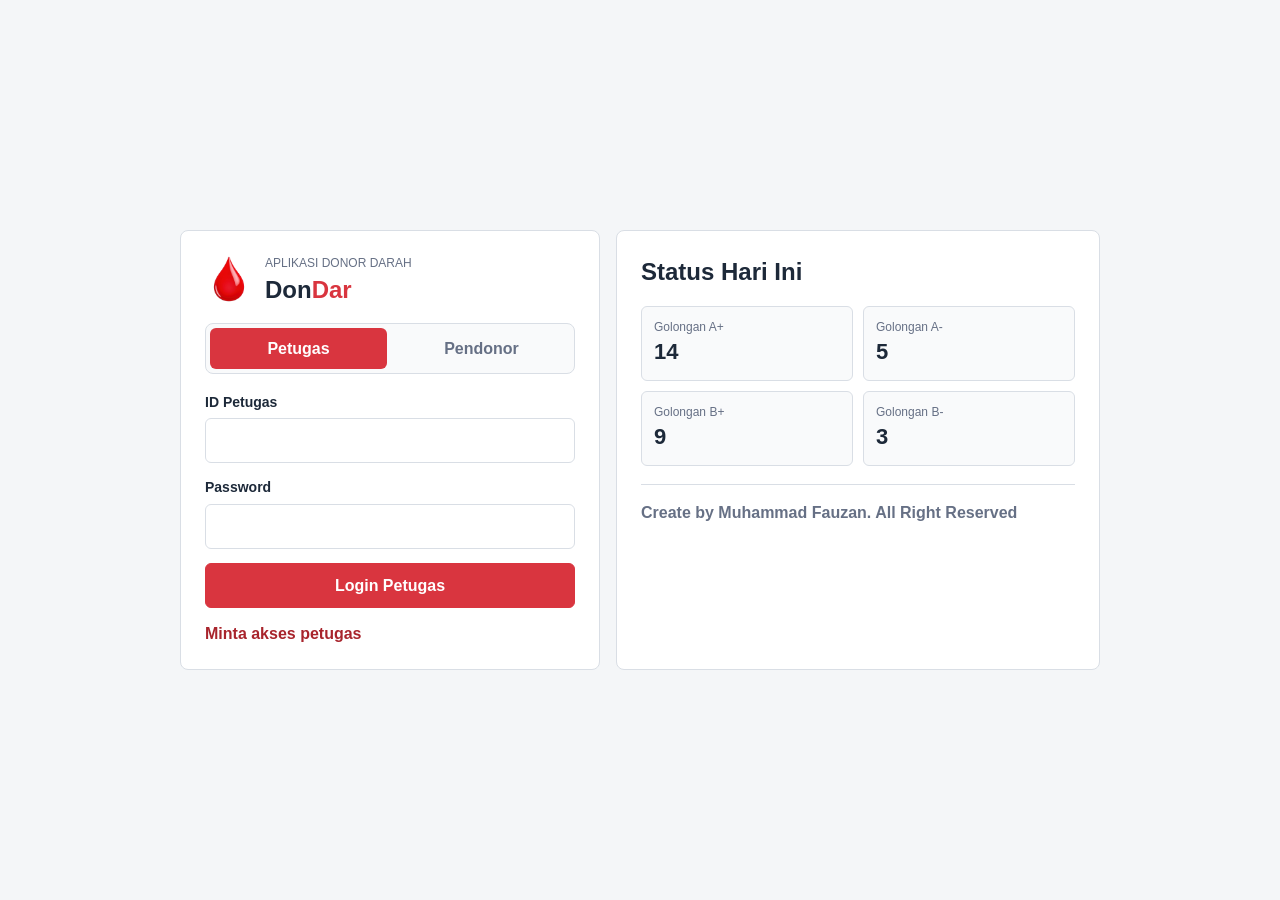
<file: index.html>
<!DOCTYPE html>
<html lang="id">
<head>
    <meta charset="UTF-8">
    <meta name="viewport" content="width=device-width, initial-scale=1.0">
    <title>Masuk - DonDar</title>
    <link rel="icon" href="assets/images/logodondar.png">
    <link rel="stylesheet" href="assets/css/main.css">
    <script src="assets/js/core/database.js" defer></script>
    <script src="assets/js/core/ui.js" defer></script>
    <script src="assets/js/core/session.js" defer></script>
    <script src="assets/js/pages/login.js" defer></script>
</head>
<body class="auth-page">
    <main class="auth-layout">
        <section class="auth-card" aria-labelledby="login-title">
            <div class="brand">
                <img src="assets/images/logodondar.png" alt="Logo DonDar">
                <div>
                    <p class="eyebrow">Aplikasi Donor Darah</p>
                    <h1 id="login-title">Don<span>Dar</span></h1>
                </div>
            </div>

            <div class="role-switch" aria-label="Pilih role login">
                <button class="active" type="button" data-role="petugas">Petugas</button>
                <button type="button" data-role="pendonor">Pendonor</button>
            </div>

            <form class="form-stack" id="form-petugas" novalidate>
                <div class="field">
                    <label for="id-petugas">ID Petugas</label>
                    <input id="id-petugas" name="idPetugas" type="text" autocomplete="username">
                </div>
                <div class="field">
                    <label for="password-petugas">Password</label>
                    <input id="password-petugas" name="password" type="password" autocomplete="current-password">
                </div>
                <button class="btn primary" type="submit">Login Petugas</button>
                <a class="text-link" href="pages/auth/minta-akses.html">Minta akses petugas</a>
            </form>

            <form class="form-stack" id="form-pendonor" hidden novalidate>
                <div class="field">
                    <label for="nohp-pendonor">No. HP</label>
                    <input id="nohp-pendonor" name="nohp" type="tel" autocomplete="tel">
                </div>
                <div class="field">
                    <label for="password-pendonor">Password</label>
                    <input id="password-pendonor" name="password" type="password" autocomplete="current-password">
                </div>
                <button class="btn primary" type="submit">Login Pendonor</button>
                <div class="link-row">
                    <a class="text-link" href="pages/auth/daftar.html">Daftar baru</a>
                    <a class="text-link" href="pages/auth/lupa-password.html">Lupa password</a>
                </div>
            </form>
        </section>

        <aside class="info-panel" aria-label="Informasi ringkas DonDar">
            <h2>Status Hari Ini</h2>
            <div class="summary-list" id="login-stock-list"></div>
            <div class="simple-note">
                <strong>Create by Muhammad Fauzan. All Right Reserved</strong>
            </div>
        </aside>
    </main>
</body>
</html>
</file>
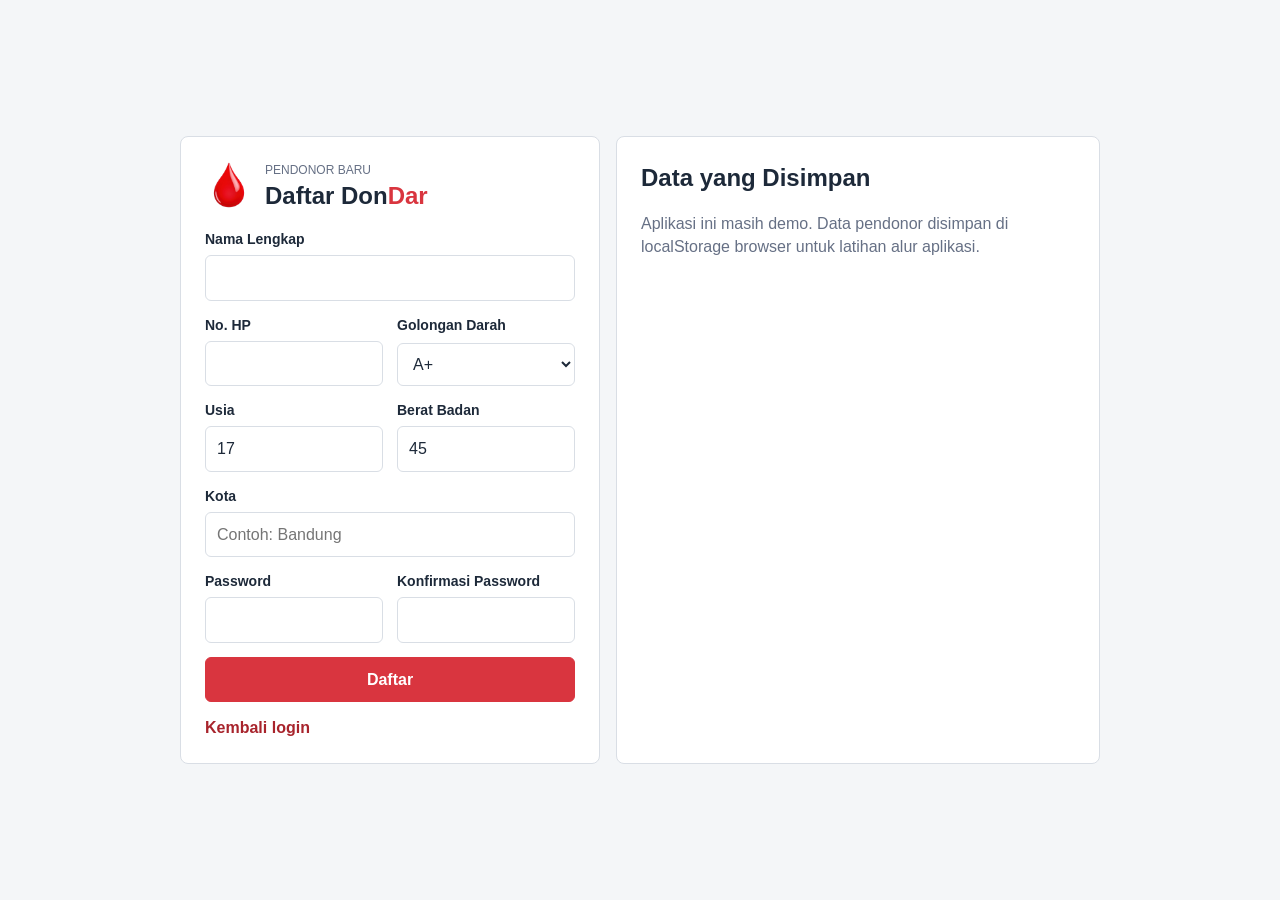
<file: pages/auth/daftar.html>
<!DOCTYPE html>
<html lang="id">
<head>
    <meta charset="UTF-8">
    <meta name="viewport" content="width=device-width, initial-scale=1.0">
    <title>Daftar Pendonor - DonDar</title>
    <link rel="stylesheet" href="../../assets/css/main.css">
    <script src="../../assets/js/core/database.js" defer></script>
    <script src="../../assets/js/core/ui.js" defer></script>
    <script src="../../assets/js/pages/daftar.js" defer></script>
</head>
<body class="auth-page">
    <main class="auth-layout">
        <section class="auth-card" aria-labelledby="title-daftar">
            <div class="brand">
                <img src="../../assets/images/logodondar.png" alt="Logo DonDar">
                <div>
                    <p class="eyebrow">Pendonor Baru</p>
                    <h1 id="title-daftar">Daftar Don<span>Dar</span></h1>
                </div>
            </div>

            <form class="form-stack" id="form-daftar" novalidate>
                <div class="two-column-form">
                    <div class="field full">
                        <label for="nama">Nama Lengkap</label>
                        <input id="nama" type="text" autocomplete="name">
                    </div>
                    <div class="field">
                        <label for="nohp">No. HP</label>
                        <input id="nohp" type="tel" autocomplete="tel">
                    </div>
                    <div class="field">
                        <label for="golongan">Golongan Darah</label>
                        <select id="golongan">
                            <option>A+</option>
                            <option>A-</option>
                            <option>B+</option>
                            <option>B-</option>
                            <option>AB+</option>
                            <option>AB-</option>
                            <option>O+</option>
                            <option>O-</option>
                        </select>
                    </div>
                    <div class="field">
                        <label for="usia">Usia</label>
                        <input id="usia" type="number" min="17" value="17">
                    </div>
                    <div class="field">
                        <label for="berat">Berat Badan</label>
                        <input id="berat" type="number" min="40" value="45">
                    </div>
                    <div class="field full">
                        <label for="kota">Kota</label>
                        <input id="kota" type="text" placeholder="Contoh: Bandung">
                    </div>
                    <div class="field">
                        <label for="password">Password</label>
                        <input id="password" type="password" autocomplete="new-password">
                    </div>
                    <div class="field">
                        <label for="konfirmasi">Konfirmasi Password</label>
                        <input id="konfirmasi" type="password" autocomplete="new-password">
                    </div>
                </div>
                <button class="btn primary" type="submit">Daftar</button>
                <a class="text-link" href="../../index.html">Kembali login</a>
            </form>
        </section>

        <aside class="info-panel">
            <h2>Data yang Disimpan</h2>
            <p class="muted">Aplikasi ini masih demo. Data pendonor disimpan di localStorage browser untuk latihan alur aplikasi.</p>
        </aside>
    </main>
</body>
</html>
</file>
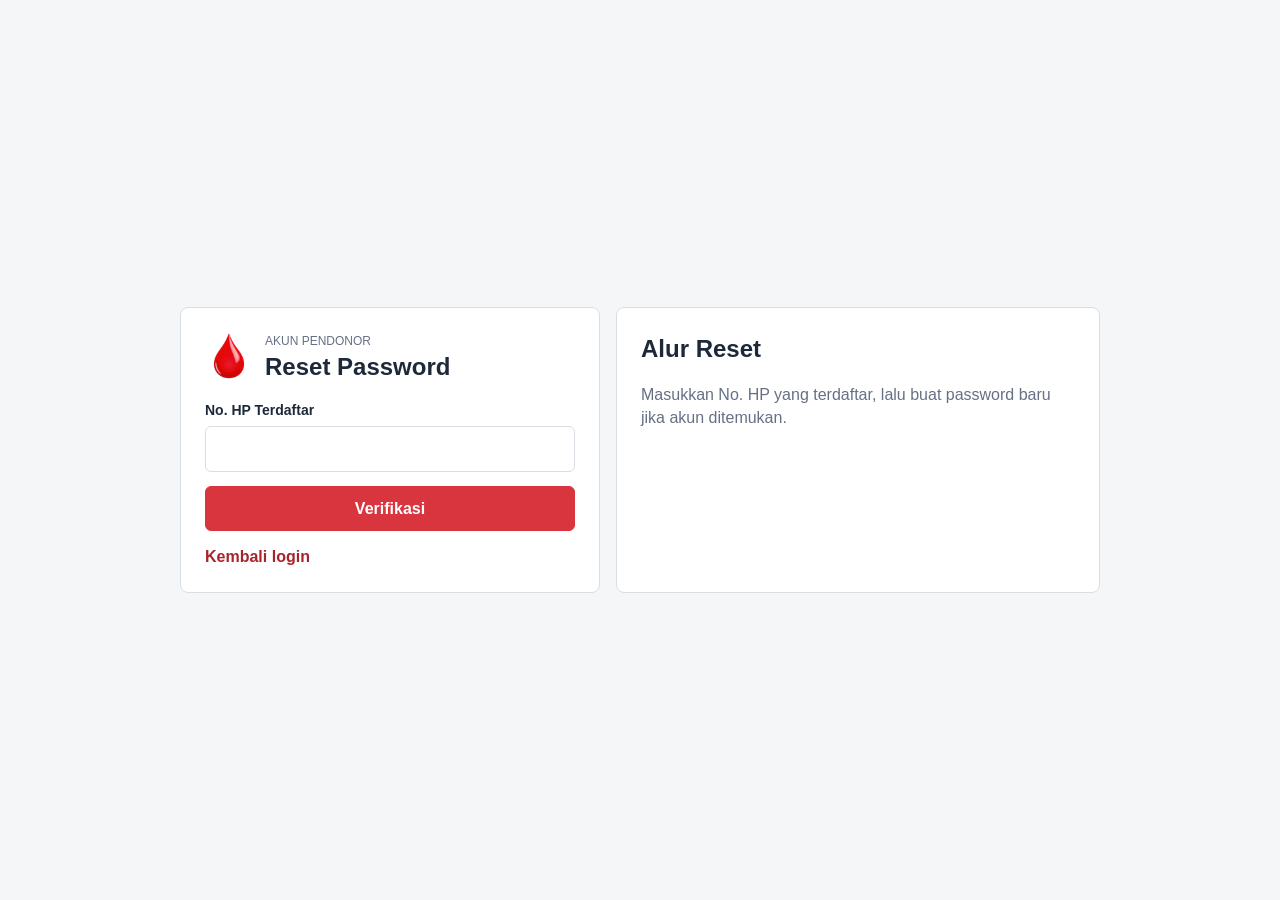
<file: pages/auth/lupa-password.html>
<!DOCTYPE html>
<html lang="id">
<head>
    <meta charset="UTF-8">
    <meta name="viewport" content="width=device-width, initial-scale=1.0">
    <title>Lupa Password - DonDar</title>
    <link rel="stylesheet" href="../../assets/css/main.css">
    <script src="../../assets/js/core/database.js" defer></script>
    <script src="../../assets/js/core/ui.js" defer></script>
    <script src="../../assets/js/pages/lupa-password.js" defer></script>
</head>
<body class="auth-page">
    <main class="auth-layout">
        <section class="auth-card" aria-labelledby="title-reset">
            <div class="brand">
                <img src="../../assets/images/logodondar.png" alt="Logo DonDar">
                <div>
                    <p class="eyebrow">Akun Pendonor</p>
                    <h1 id="title-reset">Reset Password</h1>
                </div>
            </div>

            <div id="step-verifikasi">
                <form class="form-stack" id="form-verifikasi" novalidate>
                    <div class="field">
                        <label for="nohp-reset">No. HP Terdaftar</label>
                        <input id="nohp-reset" type="tel" autocomplete="tel">
                    </div>
                    <button class="btn primary" type="submit">Verifikasi</button>
                    <a class="text-link" href="../../index.html">Kembali login</a>
                </form>
            </div>

            <div id="step-password" hidden>
                <form class="form-stack" id="form-reset" novalidate>
                    <div class="field">
                        <label for="pw-baru">Password Baru</label>
                        <input id="pw-baru" type="password" autocomplete="new-password">
                    </div>
                    <div class="field">
                        <label for="pw-konfirmasi">Konfirmasi Password</label>
                        <input id="pw-konfirmasi" type="password" autocomplete="new-password">
                    </div>
                    <button class="btn primary" type="submit">Simpan Password</button>
                    <a class="text-link" href="../../index.html">Kembali login</a>
                </form>
            </div>
        </section>

        <aside class="info-panel">
            <h2>Alur Reset</h2>
            <p class="muted">Masukkan No. HP yang terdaftar, lalu buat password baru jika akun ditemukan.</p>
        </aside>
    </main>
</body>
</html>
</file>
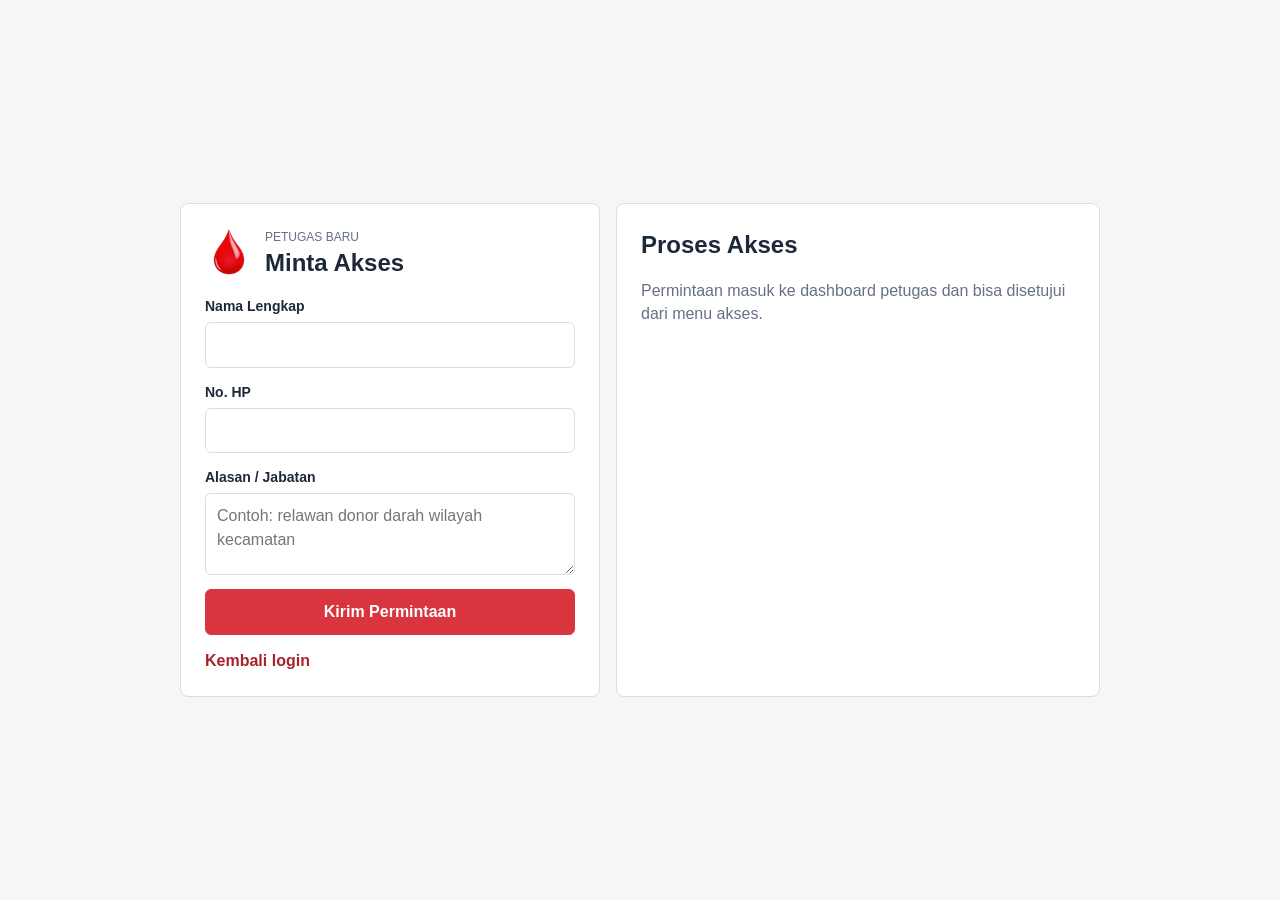
<file: pages/auth/minta-akses.html>
<!DOCTYPE html>
<html lang="id">
<head>
    <meta charset="UTF-8">
    <meta name="viewport" content="width=device-width, initial-scale=1.0">
    <title>Minta Akses Petugas - DonDar</title>
    <link rel="stylesheet" href="../../assets/css/main.css">
    <script src="../../assets/js/core/database.js" defer></script>
    <script src="../../assets/js/core/ui.js" defer></script>
    <script src="../../assets/js/pages/minta-akses.js" defer></script>
</head>
<body class="auth-page">
    <main class="auth-layout">
        <section class="auth-card" aria-labelledby="title-akses">
            <div class="brand">
                <img src="../../assets/images/logodondar.png" alt="Logo DonDar">
                <div>
                    <p class="eyebrow">Petugas Baru</p>
                    <h1 id="title-akses">Minta Akses</h1>
                </div>
            </div>

            <form class="form-stack" id="form-minta-akses" novalidate>
                <div class="field">
                    <label for="nama-minta">Nama Lengkap</label>
                    <input id="nama-minta" type="text" autocomplete="name">
                </div>
                <div class="field">
                    <label for="nohp-minta">No. HP</label>
                    <input id="nohp-minta" type="tel" autocomplete="tel">
                </div>
                <div class="field">
                    <label for="alasan">Alasan / Jabatan</label>
                    <textarea id="alasan" placeholder="Contoh: relawan donor darah wilayah kecamatan"></textarea>
                </div>
                <button class="btn primary" type="submit">Kirim Permintaan</button>
                <a class="text-link" href="../../index.html">Kembali login</a>
            </form>
        </section>

        <aside class="info-panel">
            <h2>Proses Akses</h2>
            <p class="muted">Permintaan masuk ke dashboard petugas dan bisa disetujui dari menu akses.</p>
        </aside>
    </main>
</body>
</html>
</file>
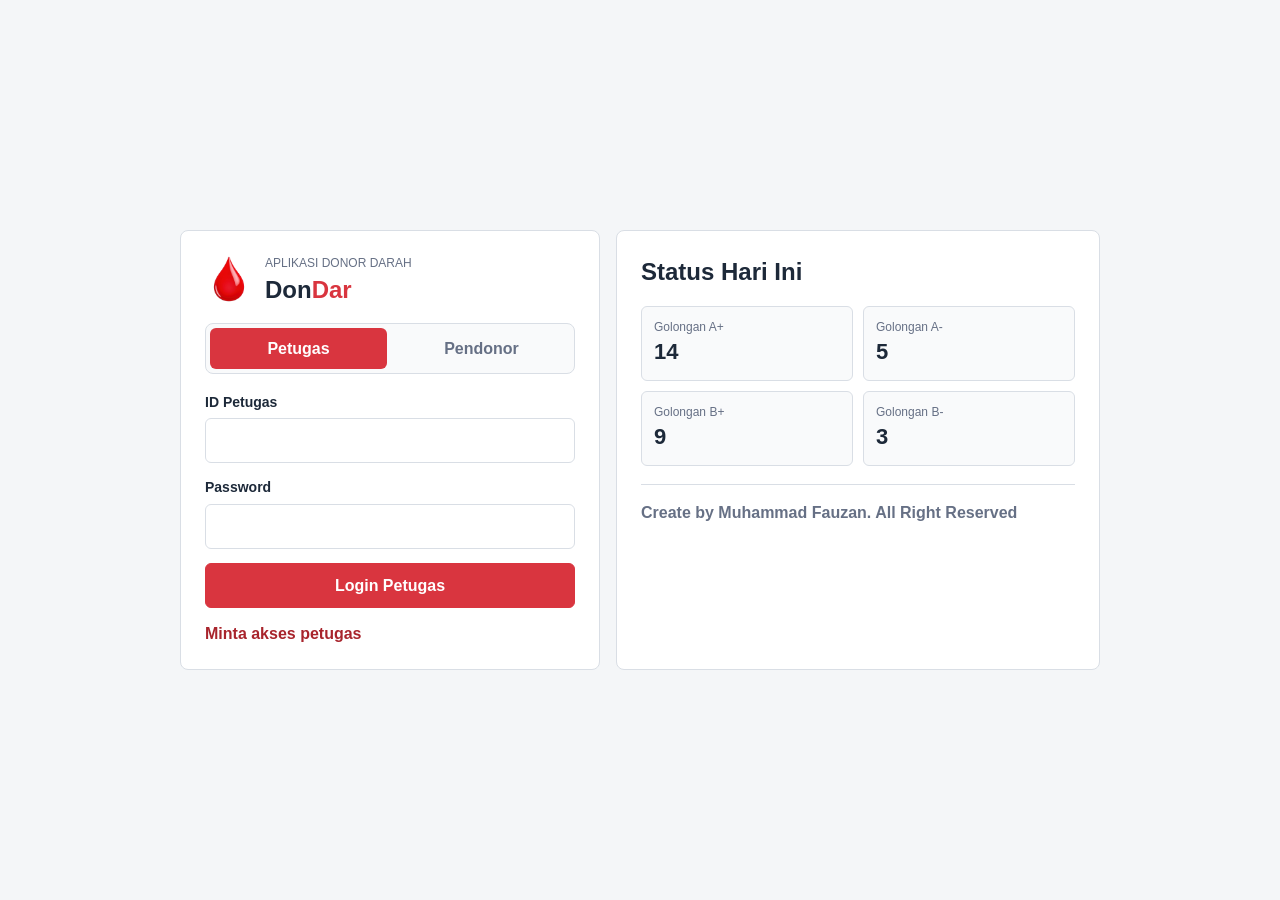
<file: pages/dashboard/pendonor.html>
<!DOCTYPE html>
<html lang="id">
<head>
    <meta charset="UTF-8">
    <meta name="viewport" content="width=device-width, initial-scale=1.0">
    <title>Dashboard Pendonor - DonDar</title>
    <link rel="stylesheet" href="../../assets/css/main.css">
    <script src="../../assets/js/core/database.js" defer></script>
    <script src="../../assets/js/core/ui.js" defer></script>
    <script src="../../assets/js/core/session.js" defer></script>
    <script src="../../assets/js/pages/dashboard-pendonor.js" defer></script>
</head>
<body class="app-page">
    <header class="app-header">
        <div class="brand small">
            <img src="../../assets/images/logodondar.png" alt="Logo DonDar">
            <div>
                <p class="eyebrow">Dashboard Pendonor</p>
                <h2>Don<span>Dar</span></h2>
            </div>
        </div>
        <div class="header-actions">
            <span id="nama-user"></span>
            <button class="btn ghost" id="btn-logout" type="button">Keluar</button>
        </div>
    </header>

    <main class="dashboard-layout">
        <section class="stats-row" aria-label="Ringkasan pendonor">
            <article class="stat-box">
                <span>Riwayat Donor</span>
                <strong id="stat-riwayat">0</strong>
            </article>
            <article class="stat-box">
                <span>Booking</span>
                <strong id="stat-booking">0</strong>
            </article>
            <article class="stat-box">
                <span>Stok Gol. Saya</span>
                <strong id="stat-stok">0</strong>
            </article>
            <article class="stat-box">
                <span>Status Umum</span>
                <strong id="stat-status">OK</strong>
            </article>
        </section>

        <div class="dashboard-grid">
            <section class="panel">
                <div class="panel-heading">
                    <div>
                        <h2>Data Saya</h2>
                        <p class="muted">Data dari akun aktif.</p>
                    </div>
                </div>
                <div class="summary-list">
                    <div class="summary-item">
                        <span>Nama</span>
                        <strong id="profile-name">-</strong>
                    </div>
                    <div class="summary-item">
                        <span>No. HP</span>
                        <strong id="profile-phone">-</strong>
                    </div>
                    <div class="summary-item">
                        <span>Golongan</span>
                        <strong id="profile-blood">-</strong>
                    </div>
                    <div class="summary-item">
                        <span>Kota</span>
                        <strong id="profile-city">-</strong>
                    </div>
                </div>
            </section>

            <section class="panel">
                <div class="panel-heading">
                    <div>
                        <h2>Cek Kelayakan</h2>
                        <p class="muted">Berdasarkan data dasar pendonor.</p>
                    </div>
                </div>
                <ul class="check-list" id="eligibility-list"></ul>
            </section>
        </div>

        <section class="panel">
            <div class="panel-heading">
                <div>
                    <h2>Booking Jadwal Donor</h2>
                    <p class="muted">Jadwal aktif yang tersedia.</p>
                </div>
            </div>
            <form class="form-stack" id="form-booking" novalidate>
                <div class="two-column-form">
                    <div class="field">
                        <label for="jadwal-booking">Jadwal</label>
                        <select id="jadwal-booking"></select>
                    </div>
                    <div class="field">
                        <label for="catatan-booking">Catatan</label>
                        <input id="catatan-booking" type="text" placeholder="Opsional">
                    </div>
                </div>
                <button class="btn primary" type="submit">Buat Booking</button>
            </form>
        </section>

        <div class="dashboard-grid">
            <section class="panel">
                <div class="panel-heading">
                    <div>
                        <h2>Booking Saya</h2>
                        <p class="muted">Daftar pengajuan jadwal.</p>
                    </div>
                </div>
                <div class="table-wrap">
                    <table id="tabel-booking">
                        <thead>
                            <tr>
                                <th>Tanggal</th>
                                <th>Lokasi</th>
                                <th>Status</th>
                                <th>Catatan</th>
                            </tr>
                        </thead>
                        <tbody></tbody>
                    </table>
                </div>
            </section>

            <section class="panel">
                <div class="panel-heading">
                    <div>
                        <h2>Riwayat Saya</h2>
                        <p class="muted">Catatan donor selesai.</p>
                    </div>
                </div>
                <div class="table-wrap">
                    <table id="tabel-riwayat">
                        <thead>
                            <tr>
                                <th>Tanggal</th>
                                <th>Lokasi</th>
                                <th>Volume</th>
                                <th>Petugas</th>
                            </tr>
                        </thead>
                        <tbody></tbody>
                    </table>
                </div>
            </section>
        </div>
    </main>
</body>
</html>
</file>
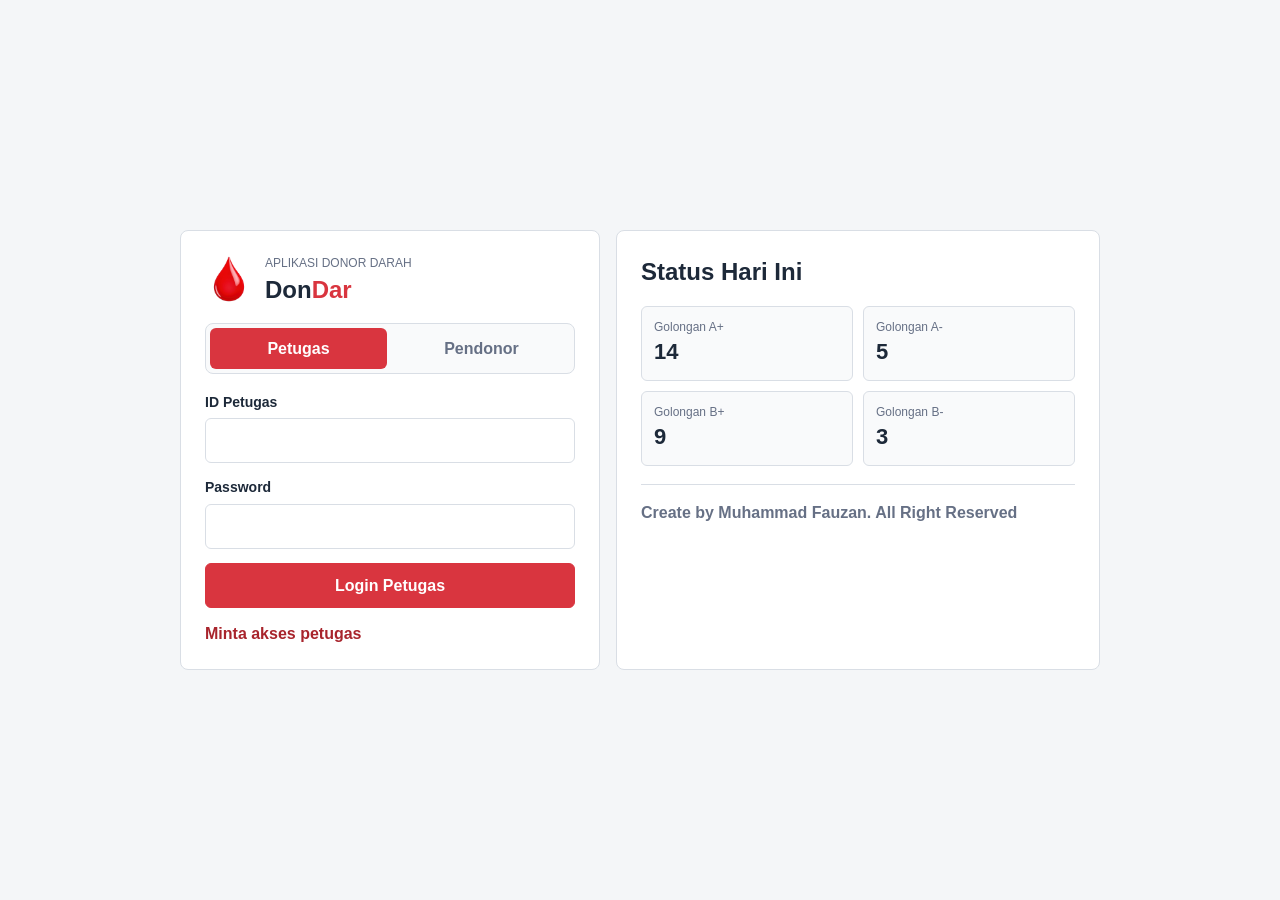
<file: pages/dashboard/petugas.html>
<!DOCTYPE html>
<html lang="id">
<head>
    <meta charset="UTF-8">
    <meta name="viewport" content="width=device-width, initial-scale=1.0">
    <title>Dashboard Petugas - DonDar</title>
    <link rel="stylesheet" href="../../assets/css/main.css">
    <script src="../../assets/js/core/database.js" defer></script>
    <script src="../../assets/js/core/ui.js" defer></script>
    <script src="../../assets/js/core/session.js" defer></script>
    <script src="../../assets/js/pages/dashboard-petugas.js" defer></script>
</head>
<body class="app-page">
    <header class="app-header">
        <div class="brand small">
            <img src="../../assets/images/logodondar.png" alt="Logo DonDar">
            <div>
                <p class="eyebrow">Dashboard Petugas</p>
                <h2>Don<span>Dar</span></h2>
            </div>
        </div>
        <div class="header-actions">
            <span id="nama-user"></span>
            <button class="btn ghost" id="btn-logout" type="button">Keluar</button>
        </div>
    </header>

    <main class="dashboard-layout">
        <section class="stats-row" aria-label="Ringkasan petugas">
            <article class="stat-box">
                <span>Pendonor</span>
                <strong id="stat-pendonor">0</strong>
            </article>
            <article class="stat-box">
                <span>Total Stok</span>
                <strong id="stat-stok">0</strong>
            </article>
            <article class="stat-box">
                <span>Booking Baru</span>
                <strong id="stat-booking">0</strong>
            </article>
            <article class="stat-box">
                <span>Akses Pending</span>
                <strong id="stat-akses">0</strong>
            </article>
        </section>

        <section class="panel">
            <div class="panel-heading">
                <div>
                    <h2>Jadwal Donor</h2>
                    <p class="muted">Agenda donor aktif.</p>
                </div>
            </div>
            <form class="inline-form" id="form-jadwal" novalidate>
                <div class="field">
                    <label for="jadwal-tanggal">Tanggal</label>
                    <input id="jadwal-tanggal" type="date">
                </div>
                <div class="field">
                    <label for="jadwal-lokasi">Lokasi</label>
                    <input id="jadwal-lokasi" type="text" placeholder="Contoh: PMI Kota">
                </div>
                <div class="field">
                    <label for="jadwal-kuota">Kuota</label>
                    <input id="jadwal-kuota" type="number" min="1" value="20">
                </div>
                <button class="btn primary" type="submit">Tambah</button>
            </form>
            <div class="table-wrap">
                <table id="tabel-jadwal">
                    <thead>
                        <tr>
                            <th>Tanggal</th>
                            <th>Lokasi</th>
                            <th>Kuota</th>
                        </tr>
                    </thead>
                    <tbody></tbody>
                </table>
            </div>
        </section>

        <div class="dashboard-grid">
            <section class="panel">
                <div class="panel-heading">
                    <div>
                        <h2>Stok Darah</h2>
                        <p class="muted">Jumlah kantong per golongan.</p>
                    </div>
                </div>
                <div class="table-wrap">
                    <table id="tabel-stok">
                        <thead>
                            <tr>
                                <th>Golongan</th>
                                <th>Stok</th>
                                <th>Minimal</th>
                                <th>Status</th>
                                <th>Aksi</th>
                            </tr>
                        </thead>
                        <tbody></tbody>
                    </table>
                </div>
            </section>

            <section class="panel">
                <div class="panel-heading">
                    <div>
                        <h2>Booking Donor</h2>
                        <p class="muted">Pengajuan dari pendonor.</p>
                    </div>
                </div>
                <div class="table-wrap">
                    <table id="tabel-booking">
                        <thead>
                            <tr>
                                <th>Pendonor</th>
                                <th>Jadwal</th>
                                <th>Catatan</th>
                                <th>Status</th>
                                <th>Aksi</th>
                            </tr>
                        </thead>
                        <tbody></tbody>
                    </table>
                </div>
            </section>
        </div>

        <section class="panel">
            <div class="panel-heading">
                <div>
                    <h2>Permintaan Akses Petugas</h2>
                    <p class="muted">Akun baru dari permintaan akses.</p>
                </div>
            </div>
            <div class="table-wrap">
                <table id="tabel-akses">
                    <thead>
                        <tr>
                            <th>Nama</th>
                            <th>Alasan</th>
                            <th>Waktu</th>
                            <th>Status</th>
                            <th>Aksi</th>
                        </tr>
                    </thead>
                    <tbody></tbody>
                </table>
            </div>
        </section>

        <section class="panel">
            <div class="panel-heading">
                <div>
                    <h2>Data Pendonor</h2>
                    <p class="muted">Data pendaftaran pendonor.</p>
                </div>
            </div>
            <div class="table-wrap">
                <table id="tabel-pendonor">
                    <thead>
                        <tr>
                            <th>Nama</th>
                            <th>Golongan</th>
                            <th>Usia / Berat</th>
                            <th>Kota</th>
                            <th>Donor Terakhir</th>
                        </tr>
                    </thead>
                    <tbody></tbody>
                </table>
            </div>
        </section>
    </main>
</body>
</html>
</file>
<file: assets/css/main.css>
:root {
    --bg: #f4f6f8;
    --surface: #ffffff;
    --surface-soft: #f9fafb;
    --line: #d9dee5;
    --text: #1d2939;
    --muted: #667085;
    --red: #d9353f;
    --red-dark: #a8242c;
    --green: #21845b;
    --yellow: #8a6a00;
    --blue: #1d5f99;
}

* {
    box-sizing: border-box;
}

body {
    margin: 0;
    background: var(--bg);
    color: var(--text);
    font-family: Arial, Helvetica, sans-serif;
    line-height: 1.45;
}

button,
input,
select,
textarea {
    font: inherit;
}

button {
    cursor: pointer;
}

[hidden] {
    display: none !important;
}

.auth-page {
    min-height: 100vh;
    display: grid;
    place-items: center;
    padding: 24px;
}

.auth-layout {
    width: min(920px, 100%);
    display: grid;
    grid-template-columns: minmax(320px, 420px) 1fr;
    gap: 16px;
    align-items: stretch;
}

.auth-card,
.info-panel,
.panel,
.stat-box {
    background: var(--surface);
    border: 1px solid var(--line);
    border-radius: 8px;
}

.auth-card {
    padding: 24px;
}

.brand {
    display: flex;
    align-items: center;
    gap: 12px;
    margin-bottom: 20px;
}

.brand img {
    width: 48px;
    height: 48px;
    object-fit: contain;
}

.brand.small {
    margin: 0;
}

.brand.small img {
    width: 36px;
    height: 36px;
}

.brand h1,
.brand h2 {
    margin: 0;
    line-height: 1.05;
}

.brand span {
    color: var(--red);
}

.eyebrow {
    margin: 0 0 4px;
    color: var(--muted);
    font-size: 12px;
    text-transform: uppercase;
    letter-spacing: 0;
}

.role-switch {
    display: grid;
    grid-template-columns: 1fr 1fr;
    gap: 6px;
    padding: 4px;
    margin-bottom: 18px;
    background: var(--surface-soft);
    border: 1px solid var(--line);
    border-radius: 8px;
}

.role-switch button {
    border: 0;
    border-radius: 6px;
    padding: 9px 10px;
    background: transparent;
    color: var(--muted);
    font-weight: 700;
}

.role-switch button.active {
    background: var(--red);
    color: #ffffff;
}

.form-stack {
    display: grid;
    gap: 14px;
}

.field {
    display: grid;
    gap: 6px;
}

.field label {
    color: var(--text);
    font-size: 14px;
    font-weight: 700;
}

.field input,
.field select,
.field textarea {
    width: 100%;
    border: 1px solid var(--line);
    border-radius: 6px;
    padding: 10px 11px;
    background: #ffffff;
    color: var(--text);
}

.field textarea {
    min-height: 82px;
    resize: vertical;
}

.field input:focus,
.field select:focus,
.field textarea:focus {
    border-color: var(--red);
    outline: 2px solid rgba(217, 53, 63, 0.16);
}

.btn {
    display: inline-flex;
    align-items: center;
    justify-content: center;
    gap: 8px;
    border: 1px solid var(--line);
    border-radius: 6px;
    padding: 10px 14px;
    background: #ffffff;
    color: var(--text);
    font-weight: 700;
    text-decoration: none;
}

.btn.primary {
    border-color: var(--red);
    background: var(--red);
    color: #ffffff;
}

.btn.primary:hover {
    background: var(--red-dark);
}

.btn.ghost {
    background: var(--surface-soft);
}

.btn.small,
.icon-btn {
    min-height: 32px;
    padding: 6px 10px;
    font-size: 13px;
}

.icon-btn {
    min-width: 32px;
}

.btn.danger {
    border-color: #f3b5ba;
    color: var(--red-dark);
}

.text-link {
    color: var(--red-dark);
    font-weight: 700;
    text-decoration: none;
}

.text-link:hover {
    text-decoration: underline;
}

.link-row {
    display: flex;
    gap: 14px;
    flex-wrap: wrap;
}

.info-panel {
    padding: 24px;
}

.info-panel h2,
.panel h2,
.panel h3 {
    margin: 0;
}

.summary-list {
    display: grid;
    grid-template-columns: repeat(2, minmax(0, 1fr));
    gap: 10px;
    margin-top: 16px;
}

.summary-item {
    padding: 12px;
    border: 1px solid var(--line);
    border-radius: 6px;
    background: var(--surface-soft);
}

.summary-item span {
    display: block;
    color: var(--muted);
    font-size: 12px;
}

.summary-item strong {
    font-size: 22px;
}

.simple-note {
    margin-top: 18px;
    padding-top: 16px;
    border-top: 1px solid var(--line);
    color: var(--muted);
}

.simple-note p {
    margin: 4px 0;
}

.app-page {
    min-height: 100vh;
}

.app-header {
    position: sticky;
    top: 0;
    z-index: 5;
    display: flex;
    justify-content: space-between;
    align-items: center;
    gap: 16px;
    padding: 14px 28px;
    background: var(--surface);
    border-bottom: 1px solid var(--line);
}

.header-actions {
    display: flex;
    align-items: center;
    gap: 10px;
    color: var(--muted);
}

.dashboard-layout {
    width: min(1180px, 100%);
    margin: 0 auto;
    padding: 24px;
    display: grid;
    gap: 18px;
}

.stats-row {
    display: grid;
    grid-template-columns: repeat(4, minmax(0, 1fr));
    gap: 12px;
}

.stat-box {
    padding: 16px;
}

.stat-box span {
    display: block;
    color: var(--muted);
    font-size: 13px;
}

.stat-box strong {
    display: block;
    margin-top: 4px;
    font-size: 28px;
}

.dashboard-grid {
    display: grid;
    grid-template-columns: 1.2fr 0.8fr;
    gap: 18px;
    align-items: start;
}

.panel {
    padding: 18px;
    overflow: hidden;
}

.panel + .panel {
    margin-top: 18px;
}

.panel-heading {
    display: flex;
    justify-content: space-between;
    gap: 16px;
    align-items: start;
    margin-bottom: 14px;
}

.muted {
    color: var(--muted);
}

.table-wrap {
    width: 100%;
    overflow-x: auto;
}

table {
    width: 100%;
    border-collapse: collapse;
    min-width: 620px;
}

th,
td {
    padding: 10px;
    border-bottom: 1px solid var(--line);
    text-align: left;
    vertical-align: top;
}

th {
    background: var(--surface-soft);
    color: var(--muted);
    font-size: 13px;
}

tr:last-child td {
    border-bottom: 0;
}

.actions {
    display: flex;
    flex-wrap: wrap;
    gap: 6px;
}

.inline-form {
    display: grid;
    grid-template-columns: repeat(3, minmax(0, 1fr)) auto;
    gap: 10px;
}

.badge {
    display: inline-flex;
    align-items: center;
    border-radius: 6px;
    padding: 4px 8px;
    font-size: 12px;
    font-weight: 700;
    background: var(--surface-soft);
    color: var(--muted);
}

.badge.ok {
    background: #e7f6ee;
    color: var(--green);
}

.badge.warn {
    background: #fff6d6;
    color: var(--yellow);
}

.badge.danger {
    background: #fde8ea;
    color: var(--red-dark);
}

.message {
    padding: 10px 12px;
    border-radius: 6px;
    font-size: 14px;
}

.message.error {
    background: #fde8ea;
    color: var(--red-dark);
    border: 1px solid #f3b5ba;
}

.message.success {
    background: #e7f6ee;
    color: var(--green);
    border: 1px solid #a9dcc4;
}

.message.info {
    background: #e8f2fb;
    color: var(--blue);
    border: 1px solid #bad6ee;
}

.empty-state {
    padding: 16px;
    border: 1px dashed var(--line);
    border-radius: 6px;
    color: var(--muted);
    background: var(--surface-soft);
}

.check-list {
    display: grid;
    gap: 8px;
    padding: 0;
    margin: 0;
    list-style: none;
}

.check-list li {
    padding: 10px;
    border: 1px solid var(--line);
    border-radius: 6px;
    background: var(--surface-soft);
}

.two-column-form {
    display: grid;
    grid-template-columns: repeat(2, minmax(0, 1fr));
    gap: 14px;
}

.two-column-form .full {
    grid-column: 1 / -1;
}

@media (max-width: 880px) {
    .auth-layout,
    .dashboard-grid,
    .stats-row {
        grid-template-columns: 1fr;
    }

    .inline-form,
    .two-column-form {
        grid-template-columns: 1fr;
    }

    .app-header {
        position: static;
        align-items: flex-start;
        flex-direction: column;
        padding: 16px;
    }

    .dashboard-layout {
        padding: 16px;
    }
}

@media (max-width: 520px) {
    .auth-page {
        padding: 12px;
    }

    .auth-card,
    .info-panel,
    .panel {
        padding: 16px;
    }

    .summary-list {
        grid-template-columns: 1fr;
    }

    .header-actions {
        width: 100%;
        justify-content: space-between;
    }
}
</file>
